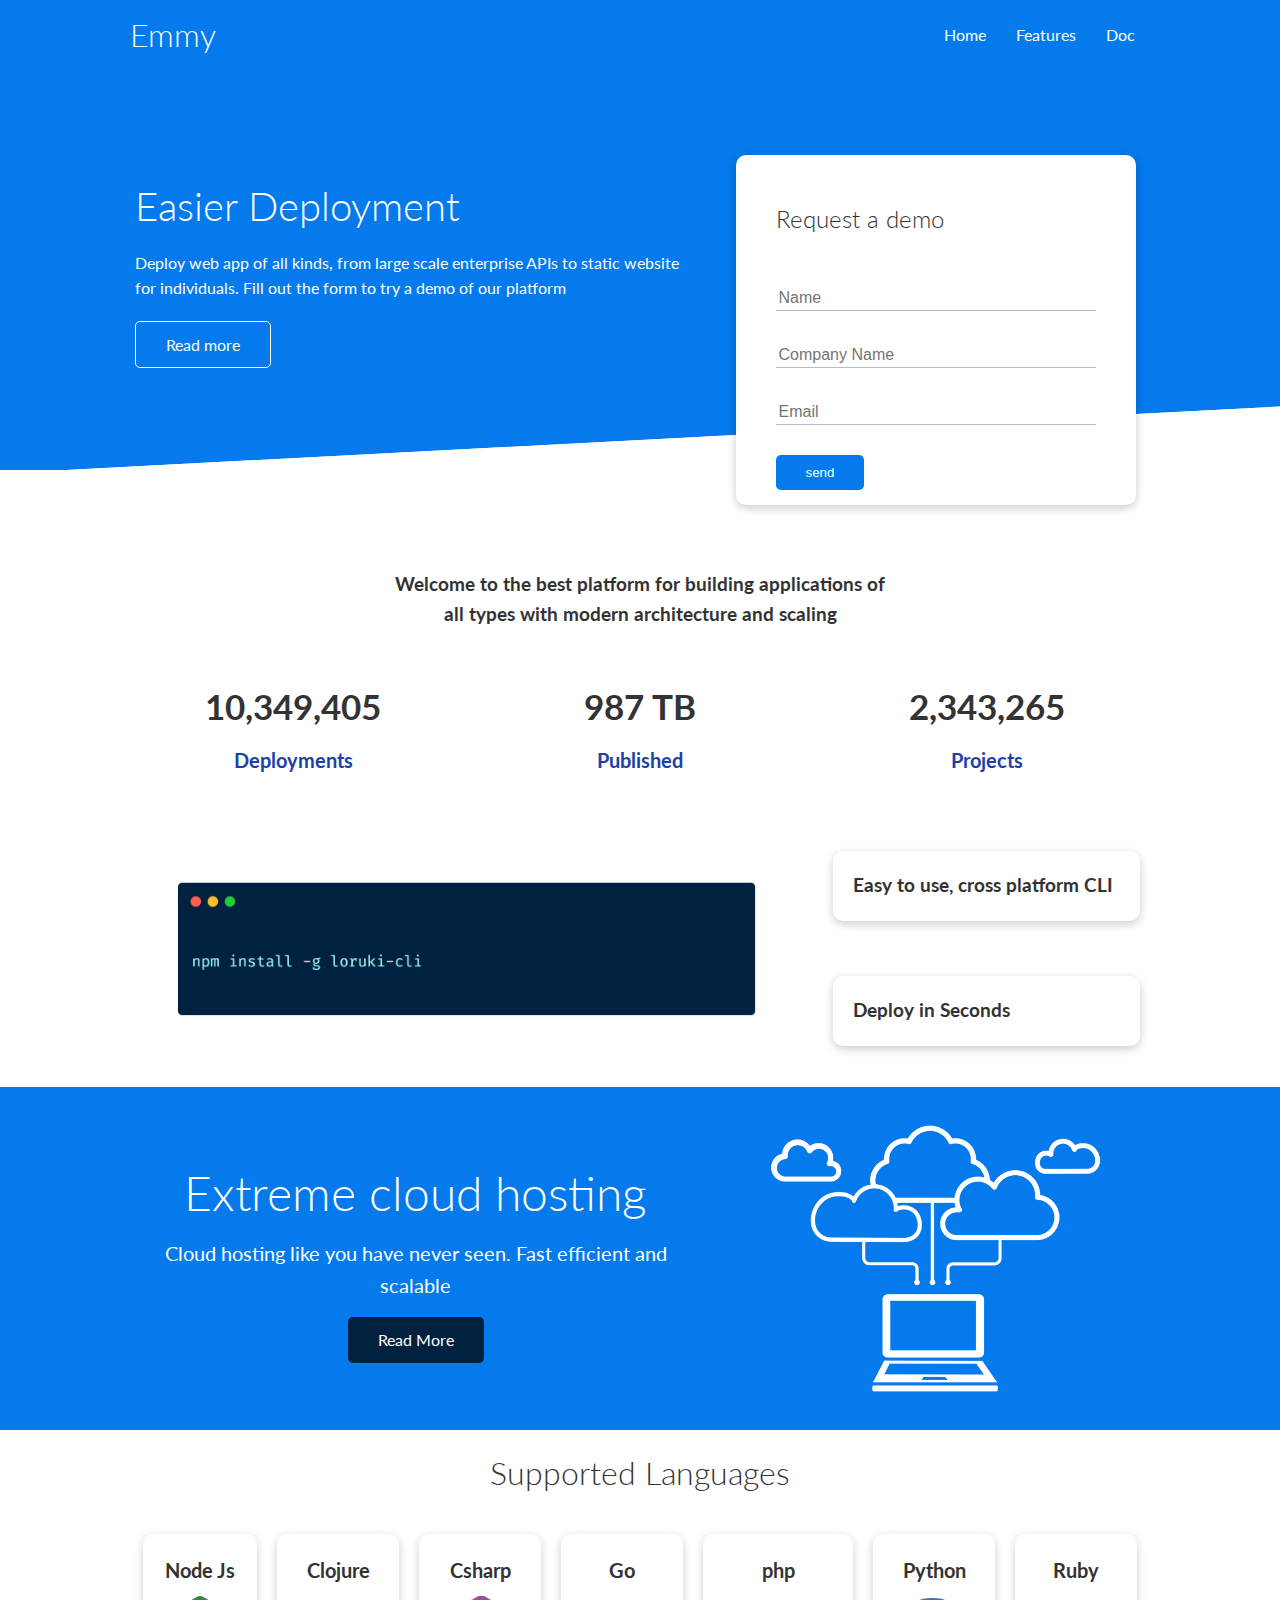
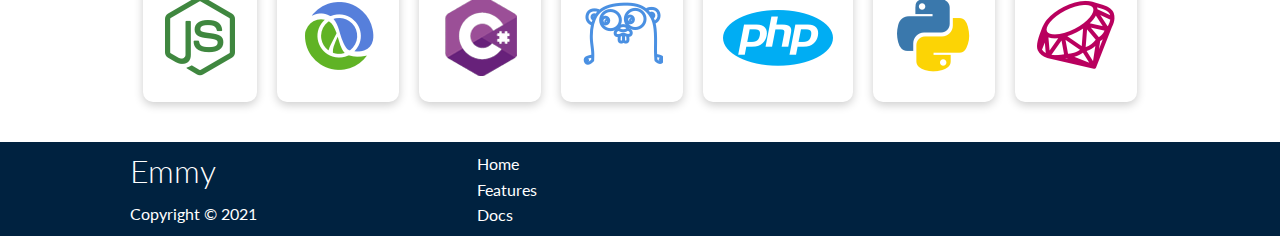
<file: index.html>
<!DOCTYPE html>
<html lang="en">
<head>
    <meta charset="UTF-8">
    <meta http-equiv="X-UA-Compatible" content="IE=edge">
    <meta name="viewport" content="width=device-width, initial-scale=1.0">
    <link rel="stylesheet" href="https://cdnjs.cloudflare.com/ajax/libs/font-awesome/6.0.0-beta2/css/all.min.css" integrity="sha512-YWzhKL2whUzgiheMoBFwW8CKV4qpHQAEuvilg9FAn5VJUDwKZZxkJNuGM4XkWuk94WCrrwslk8yWNGmY1EduTA==" crossorigin="anonymous" referrerpolicy="no-referrer" />
    <link rel="stylesheet" href="css/utilities.css"/>
    <link rel="stylesheet" href="css/style.css"/>
    <title>Emmy | Cloud hosting for everyone</title>
</head>
<body>
    <!--Navbar-->
    <div class="navbar">
        <div class="container flex">
            <h1 class="logo">Emmy</h1>
            <nav>
                <ul>
                    <li><a href="index.html">Home</a></li>
                    <li><a href="features.html">Features</a></li>
                    <li><a href="docs.html">Doc</a></li>
                </ul>
            </nav>
        </div>
    </div>

    <!--Show case-->
    <section class="showcase">
        <div class="container grid">
            <div class="showcase-text">
                <h1>Easier Deployment</h1>
                <p>Deploy web app of all kinds, from large scale enterprise APIs to static website for individuals. Fill out the form to try a demo of our platform</p> 
                <a href="features.html" class="btn btn-outline" >Read more</a>
            </div>

            <div class="showcase-form card">
                <h2>Request a demo</h2>
                <form name="contact" method="POST" netlify-honeypot="bot-field" data-netlify="true">
                    <input type="hidden" name="form-name" value="contact">
                    <p class="hidden">
                        <label>Don’t fill this out if you’re human: <input name="bot-field" /></label>
                    </p>
                    
                    <div class="form-control">
                        <input type="text" name="name" placeholder="Name" required>
                    </div>
                    <div class="form-control">
                        <input type="text" name="company" placeholder="Company Name" required>
                    </div>
                    <div class="form-control">
                        <input type="text" name="email" placeholder="Email" required>
                    </div>
                    <input type="submit" value="send" class="btn btn-primary">
                </form>
            </div>
        </div>
    </section>

<!-- Stats -->
<section class="stats">
    <div class="container">
        <h3 class="stats-heading text-center my-1">
            Welcome to the best platform for building applications of all types with modern architecture and scaling
        </h3>

        <div class="grid grid-3 text-center my-4">
            <div>
                <i class="fas fa-server fa-3x"></i>
                <h3>10,349,405</h3>
                <p class="text-secondary">Deployments</p>
            </div>
            <div>
                <i class="fas fa-upload fa-3x"></i>
                <h3>987 TB</h3>
                <p class="text-secondary">Published</p>
            </div>
            <div>
                <i class="fas fa-project-diagram fa-3x"></i>
                <h3>2,343,265</h3>
                <p class="text-secondary">Projects</p>
            </div>
        </div>
    </div>
</section>

    <!--Cli-->
    <section class="cli">
        <div class="container grid">
            <img src="images/cli.png" alt="">
            <div class="card">
                <h3>Easy to use, cross platform CLI</h3>
            </div>
            <div class="card">
                <h3>Deploy in Seconds</h3>
            </div>
    </section>

    <!-- Cloud -->
    <section class="cloud bg-primary my-2 py-2">
        <div class="container grid">
            <div class="text-center">
                <h2 class="lg">Extreme cloud hosting</h2>
                <p class="lead my-1">Cloud hosting like you have never seen. Fast efficient and scalable</p>
                <a href="features.html" class="btn btn-dark">Read More</a>
            </div>
            <img src="images/cloud.png" alt="">
        </div>
    </section>

    <!--Languages-->
    <section class="languages">
        <h2 class="md text-center my-2">
            Supported Languages
        </h2>
        <div class="container flex">
            <div class="card">
                <h4>Node Js</h4>
                <img src="images/logos/node.png" alt="">
            </div>

            <div class="card">
                <h4>Clojure</h4>
                <img src="images/logos/clojure.png" alt="">
            </div>
            
            <div class="card">
                <h4>Csharp</h4>
                <img src="images/logos/csharp.png" alt="">
            </div>
            
            <div class="card">
                <h4>Go</h4>
                <img src="images/logos/go.png" alt="">
            </div>
            
            <div class="card">
                <h4>php</h4>
                <img src="images/logos/php.png" alt="">
            </div>
            
            <div class="card">
                <h4>Python</h4>
                <img src="images/logos/python.png" alt="">
            </div>
            
            <div class="card">
                <h4>Ruby</h4>
                <img src="images/logos/ruby.png" alt="">
            </div>
            
            <!--<div class="card">
                <h4>Scala</h4>
                <img src="images/logos/scala.png" alt="">
            </div>-->
        </div>
    </section>

    <!--Footer-->
    <footer class="footer bg-dark py5">
        <div class="container grid grid-3">
            <div>
                <h1>Emmy
                </h1>
                <p>Copyright &copy; 2021</p>
            </div>
            <nav>
                <ul>
                    <li><a href="index.html">Home</a></li>
                    <li><a href="features.html">Features</a></li>
                    <li><a href="docs.html">Docs</a></li>
                </ul>
            </nav>
            <div class="social">
                <a href="#"><i class="fab fa-github fa-2x"></i></a>
                <a href="#"><i class="fab fa-facebook fa-2x"></i></a>
                <a href="#"><i class="fab fa-instagram fa-2x"></i></a>
                <a href="#"><i class="fab fa-twitter fa-2x"></i></a>
            </div>
        </div>
    </footer>
</body>
</html>
</file>
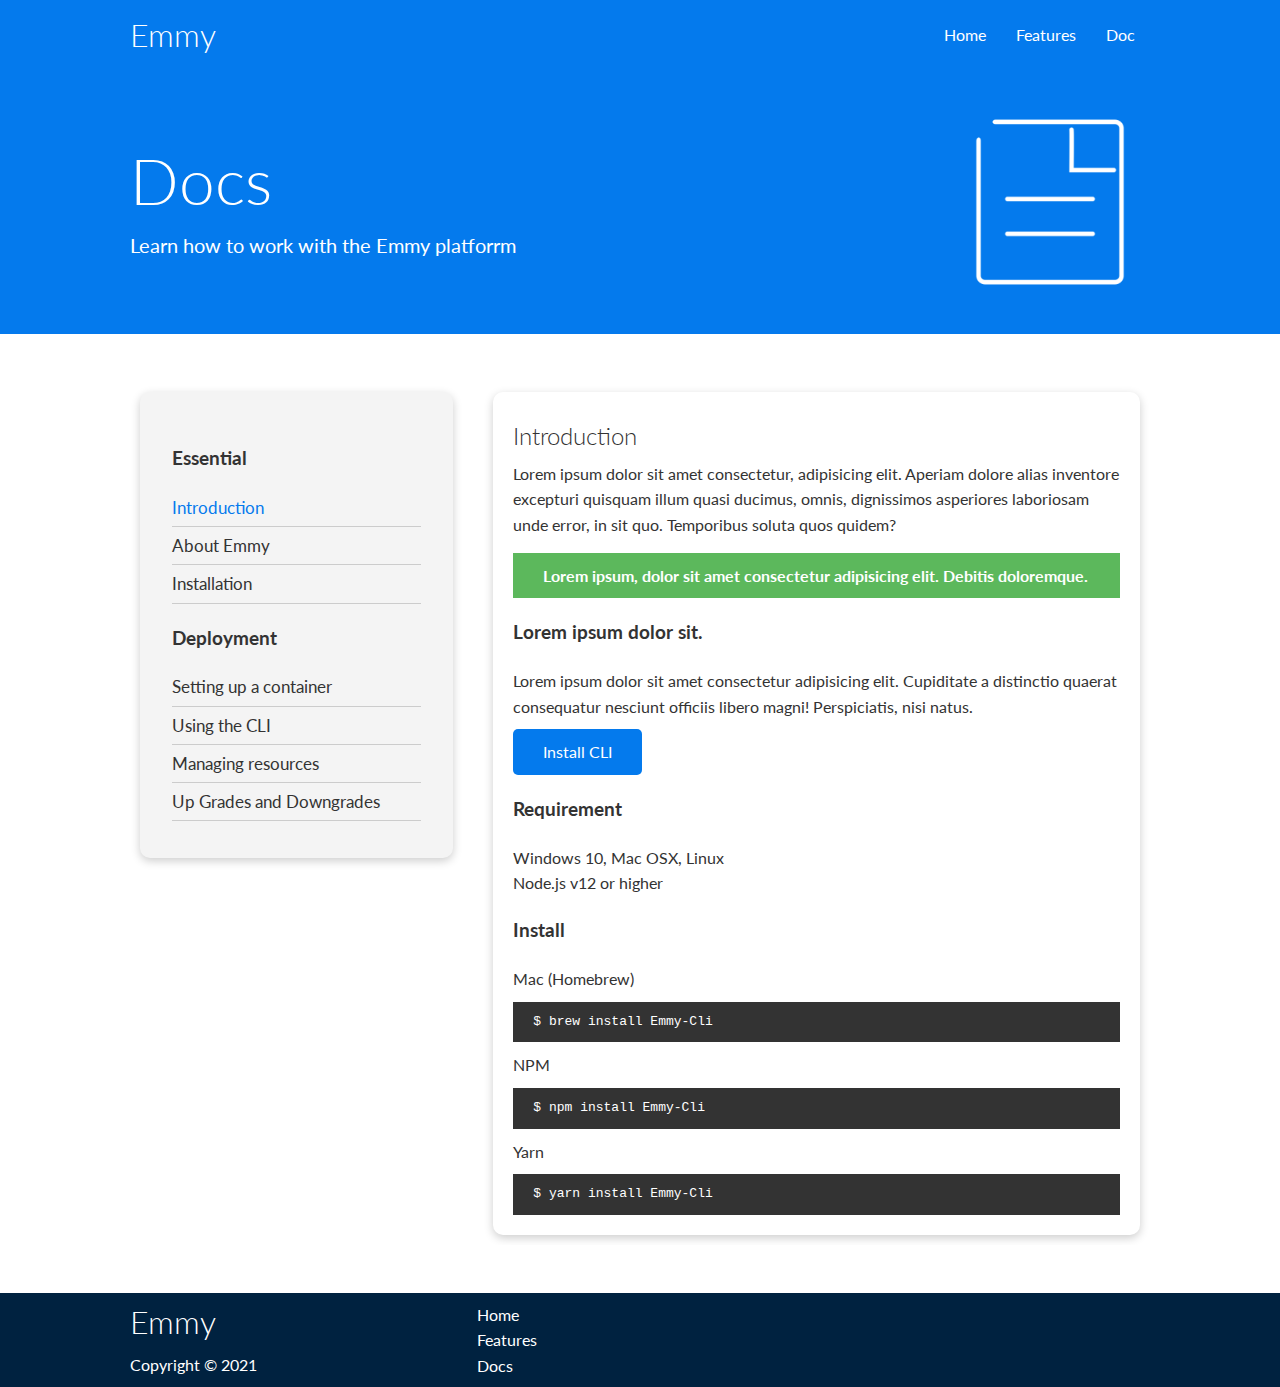
<file: docs.html>
<!DOCTYPE html>
<html lang="en">
<head>
    <meta charset="UTF-8">
    <meta http-equiv="X-UA-Compatible" content="IE=edge">
    <meta name="viewport" content="width=device-width, initial-scale=1.0">
    <link rel="stylesheet" href="https://cdnjs.cloudflare.com/ajax/libs/font-awesome/6.0.0-beta2/css/all.min.css" integrity="sha512-YWzhKL2whUzgiheMoBFwW8CKV4qpHQAEuvilg9FAn5VJUDwKZZxkJNuGM4XkWuk94WCrrwslk8yWNGmY1EduTA==" crossorigin="anonymous" referrerpolicy="no-referrer" />
    <link rel="stylesheet" href="css/utilities.css"/>
    <link rel="stylesheet" href="css/style.css"/>
    <title>Emmy | Cloud hosting for everyone</title>
</head>
<body>
    <!--Navbar-->
    <div class="navbar">
        <div class="container flex">
            <h1 class="logo">Emmy</h1>
            <nav>
                <ul>
                    <li><a href="index.html">Home</a></li>
                    <li><a href="features.html">Features</a></li>
                    <li><a href="docs.html">Doc</a></li>
                </ul>
            </nav>
        </div>
    </div>

    <!--Head-->
    <section class="docs-head bg-primary py-3">
        <div class="container grid">
            <div>
                <h1 class="xl">Docs</h1>
                <p class="lead">
                    Learn how to work with the Emmy platforrm
                </p>
            </div>
            <img src="images/docs.png" alt="">
        </div>
    </section>

<!--Docs Main-->
<section class="docs-main my-4">
    <div class="container grid">
        <div class="card bg-light p-3">
            <h3 class="my-2">Essential</h3>
            <nav>
                <ul>
                    <li><a class="text-primary" href="#">Introduction</a></li>
                    <li><a href="#">About Emmy</a></li>
                    <li><a href="#">Installation</a></li>
                </ul>
            </nav>

            <h3 class="my-2">Deployment</h3>
            <nav>
                <ul>
                    <li><a href="#">Setting up a container</a></li>
                    <li><a href="#">Using the CLI</a></li>
                    <li><a href="#">Managing resources</a></li>
                    <li><a href="#">Up Grades and Downgrades</a></li>
                </ul>
            </nav>
        </div>
        <div class="card">
            <h2>Introduction</h2>
            <p>Lorem ipsum dolor sit amet consectetur, adipisicing elit. Aperiam dolore alias inventore excepturi quisquam illum quasi ducimus, omnis, dignissimos asperiores laboriosam unde error, in sit quo. Temporibus soluta quos quidem?</p>
            
            <div class="alert alert-success">
                <i class="fas fa-info"></i>Lorem ipsum, dolor sit amet consectetur adipisicing elit. Debitis doloremque.
            </div>
            
            <h3>Lorem ipsum dolor sit.</h3>
            <p>Lorem ipsum dolor sit amet consectetur adipisicing elit. Cupiditate a distinctio quaerat consequatur nesciunt officiis libero magni! Perspiciatis, nisi natus.</p>
            <a href="#" class="btn btn-primary">Install CLI
            </a>

            <h3>Requirement</h3>
            <ul>
                <li>Windows 10, Mac OSX, Linux</li>
                <li>Node.js v12 or higher</li>
            </ul>

            <h3>Install</h3>
            <p>Mac (Homebrew)</p>
            <pre><code>$ brew install Emmy-Cli</code></pre>
            <p>NPM</p>
            <pre><code>$ npm install Emmy-Cli</code></pre>
            <p>Yarn</p>
            <pre><code>$ yarn install Emmy-Cli</code></pre>
        </div>
    </div>
</section>





    <!--Footer-->
    <footer class="footer bg-dark py5">
        <div class="container grid grid-3">
            <div>
                <h1>Emmy
                </h1>
                <p>Copyright &copy; 2021</p>
            </div>
            <nav>
                <ul>
                    <li><a href="index.html">Home</a></li>
                    <li><a href="features.html">Features</a></li>
                    <li><a href="docs.html">Docs</a></li>
                </ul>
            </nav>
            <div class="social">
                <a href="#"><i class="fab fa-github fa-2x"></i></a>
                <a href="#"><i class="fab fa-facebook fa-2x"></i></a>
                <a href="#"><i class="fab fa-instagram fa-2x"></i></a>
                <a href="#"><i class="fab fa-twitter fa-2x"></i></a>
            </div>
        </div>
    </footer>
</body>
</html>
</file>
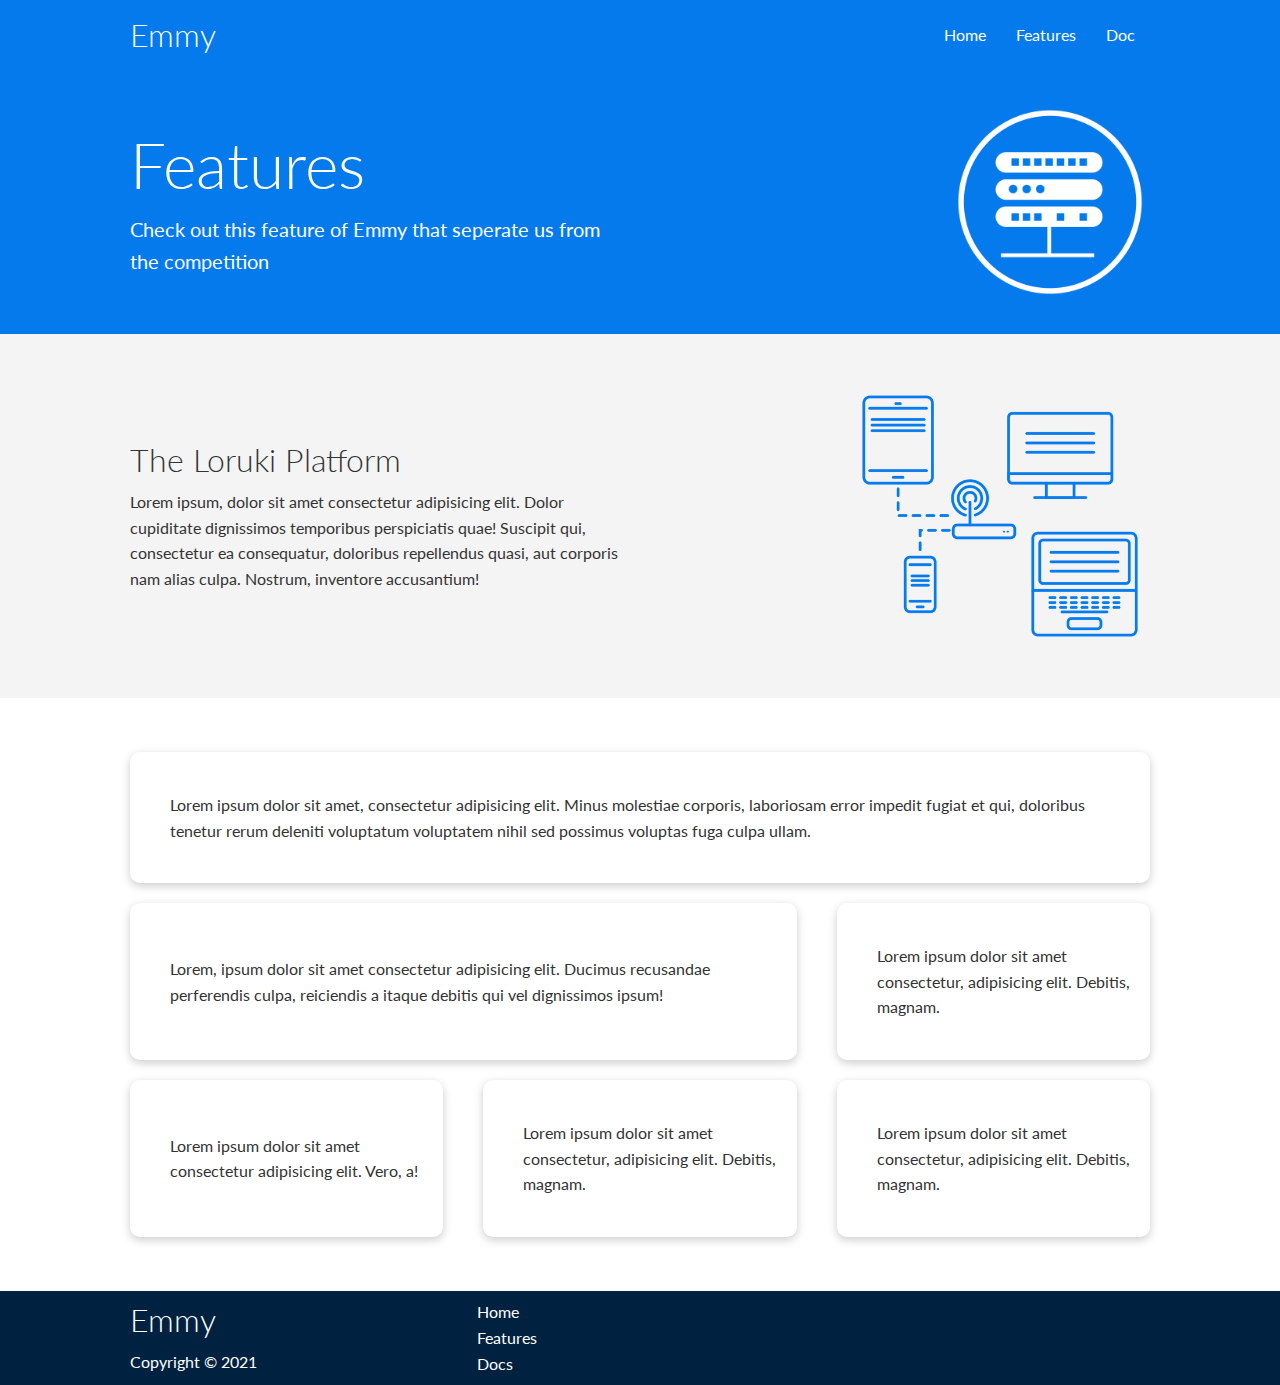
<file: features.html>
<!DOCTYPE html>
<html lang="en">
<head>
    <meta charset="UTF-8">
    <meta http-equiv="X-UA-Compatible" content="IE=edge">
    <meta name="viewport" content="width=device-width, initial-scale=1.0">
    <link rel="stylesheet" href="https://cdnjs.cloudflare.com/ajax/libs/font-awesome/6.0.0-beta2/css/all.min.css" integrity="sha512-YWzhKL2whUzgiheMoBFwW8CKV4qpHQAEuvilg9FAn5VJUDwKZZxkJNuGM4XkWuk94WCrrwslk8yWNGmY1EduTA==" crossorigin="anonymous" referrerpolicy="no-referrer" />
    <link rel="stylesheet" href="css/utilities.css"/>
    <link rel="stylesheet" href="css/style.css"/>
    <title>Emmy | Cloud hosting for everyone</title>
</head>
<body>
    <!--Navbar-->
    <div class="navbar">
        <div class="container flex">
            <h1 class="logo">Emmy</h1>
            <nav>
                <ul>
                    <li><a href="index.html">Home</a></li>
                    <li><a href="features.html">Features</a></li>
                    <li><a href="docs.html">Doc</a></li>
                </ul>
            </nav>
        </div>
    </div>

    <!--Head-->
    <section class="features-head bg-primary py-3">
        <div class="container grid">
            <div>
                <h1 class="xl">Features</h1>
                <p class="lead">
                    Check out this feature of Emmy that 
                    seperate us from the 
                    competition
                </p>
            </div>
            <img src="images/server.png" alt="">
        </div>
    </section>

    <!-- Sub head -->
    <section class="features-sub-head bg-light py-3">
        <div class="container grid">
            <div>
                <h1 class="md">The Loruki Platform</h1>
                <p>
                    Lorem ipsum, dolor sit amet consectetur adipisicing elit. Dolor cupiditate dignissimos temporibus perspiciatis quae! Suscipit qui, consectetur ea consequatur, doloribus repellendus quasi, aut corporis nam alias culpa. Nostrum, inventore accusantium!
                </p>
            </div>
            <img src="images/server2.png" alt="">
        </div>
    </section>

    <section class="features-main my-2">
        <div class="container grid grid-3">
            <div class="card flex">
                <i class="fas fa-server fa-3x"></i>
                <p>Lorem ipsum dolor sit amet, consectetur adipisicing elit. Minus molestiae corporis, laboriosam error impedit fugiat et qui, doloribus tenetur rerum deleniti voluptatum voluptatem nihil sed possimus voluptas fuga culpa ullam.</p>
            </div>
            <div class="card flex">
                <i class="fas fa-network-wired fa-3x"></i>
                <p>
                    Lorem, ipsum dolor sit amet consectetur adipisicing elit. Ducimus
                    recusandae perferendis culpa, reiciendis a itaque debitis qui vel
                    dignissimos ipsum!
                </p>
            </div>
            <div class="card flex">
                <i class="fas fa-laptop-code fa-3x"></i>
                <p>
                    Lorem ipsum dolor sit amet consectetur, adipisicing elit. Debitis,
                    magnam.
                </p>
            </div>
            <div class="card flex">
                <i class="fas fa-database fa-3x"></i>
                <p>
                    Lorem ipsum dolor sit amet consectetur adipisicing elit. Vero, a!
                </p>
            </div>
            <div class="card flex">
                <i class="fas fa-power-off fa-3x"></i>
                <p>
                    Lorem ipsum dolor sit amet consectetur, adipisicing elit. Debitis,
                    magnam.
                </p>
            </div>
            <div class="card flex">
                <i class="fas fa-upload fa-3x"></i>
                <p>
                    Lorem ipsum dolor sit amet consectetur, adipisicing elit. Debitis,
                    magnam.
                </p>
            </div>
        </div>
    </section>

    <!--Footer-->
    <footer class="footer bg-dark py5">
        <div class="container grid grid-3">
            <div>
                <h1>Emmy
                </h1>
                <p>Copyright &copy; 2021</p>
            </div>
            <nav>
                <ul>
                    <li><a href="index.html">Home</a></li>
                    <li><a href="features.html">Features</a></li>
                    <li><a href="docs.html">Docs</a></li>
                </ul>
            </nav>
            <div class="social">
                <a href="#"><i class="fab fa-github fa-2x"></i></a>
                <a href="#"><i class="fab fa-facebook fa-2x"></i></a>
                <a href="#"><i class="fab fa-instagram fa-2x"></i></a>
                <a href="#"><i class="fab fa-twitter fa-2x"></i></a>
            </div>
        </div>
    </footer>
</body>
</html>
</file>
<file: css/utilities.css>
.container {
    max-width: 1100px;
    margin: 0 auto;
    overflow: auto;
    padding: 0 40px;
}

.card {
    background-color: #fff;
    color: #333;
    border-radius: 10px;
    box-shadow: 0 3px 10px rgba(0, 0, 0, 0.2);
    padding: 20px;
    margin: 10px;
}

.btn {
    display: inline-block;
    padding: 10px 30px;
    cursor: pointer;
    background-color: var(--primary-color);
    color: white;
    border: none;
    border-radius: 5px;
}

.btn-outline {
    background-color: transparent;
    border: 1px white solid;
}

.btn:hover {
    transform: scale(0.98);
}

/* backgrounds and color button */
.bg-primary,
.btn-primary {
    background-color: var(--primary-color);
    color: #fff;
}

.bg-secondary,
.btn-secondary {
    background-color: var(--secondary-color);
    color: #fff;
}

.bg-dark,
.btn-dark {
    background-color: var(--dark-color);
    color: #fff;
}

.bg-light,
.btn-light {
    background-color: var(--light-color);
    color: #333;
}

.bg-primary a,
.btn-primary a,
.bg-secondary a,
.btn-secondary a,
.bg-dark a,
.btn-dark a {
    color: #fff;
}

/*Text Colors */

.text-primary {
    color: var(--primary-color);
}

.text-secondary {
    color: var(--secondary-color);
    
}

.text-dark {
    color: var(--dark-color);
    
}

.text-light {
    color: var(--light-color);
}

/*Text Sizes */

.lead {
    font-size: 20px;
}

.sm {
    font-size: 1rem;
}

.md {
    font-size: 2rem;
}

.lg {
    font-size: 3rem;
}

.xl {
    font-size: 4rem;
}

.text-center {
    text-align: center;
}

/* Alert */
.alert {
    background-color: var(--light-color);
    padding: 10px 20px;
    font-weight: bold;
    margin: 15px 0;
}

.alert i {
    margin-right: 10px;
}

.alert-success {
    background-color: var(--success-color);
    color: #fff;
}

.alert-error {
    background-color: var(--error-color);
    color: #fff;
}

.flex {
    display: flex;
    justify-content: center;
    align-items: center;
    height: 100%;
}

.grid {
    display: grid;
    grid-template-columns: repeat(2, 1fr);
    gap: 20px;
    justify-content: center;
    align-items: center;
    height: 100%;
}

.grid-3 {
    grid-template-columns: repeat(3, 1fr);
}

/* Margin*/

.my-1 {
    margin: 1rem 0;
}

.my-2 {
    margin: 1.5rem 0;
}

.my-3 {
    margin: 2rem 0;
}

.my-4 {
    margin: 3rem 0;
}

.my-5 {
    margin: 4rem 0;
}

.m-1 {
    margin: 1rem;
}

.m-2 {
    margin: 1.5rem;
}

.m-3 {
    margin: 2rem;
}

.m-4 {
    margin: 3rem;
}

.m-5 {
    margin: 4rem;
}

/* Padding*/

.py-1 {
    padding: 1rem 0;
}

.py-2 {
    padding: 1.5rem 0;
}

.py-3 {
    padding: 2rem 0;
}

.py-4 {
    padding: 3rem 0;
}

.py-5 {
    padding: 4rem 0;
}

.p-1 {
    padding: 1rem;
}

.p-2 {
    padding: 1.5rem;
}

.p-3 {
    padding: 2rem;
}

.p-4 {
    padding: 3rem;
}

.p-5 {
    padding: 4rem;
}
</file>
<file: css/style.css>
@import url('https://fonts.googleapis.com/css2?family=Lato:wght@300&display=swap');

:root {
    --primary-color: #047aed;
    --secondary-color: #1c3fa8;
    --dark-color: #002240;
    --light-color: #f4f4f4;
    --success-color: #5cb85c;
    --error-color: #d9534f;
}

* {
    box-sizing: border-box;
    padding: 0;
    margin: 0;
}

body {
    font-family: 'lato', sans-serif;
    color: #333;
    line-height: 1.6;
}

ul {
    list-style-type: none;
}

a {
    text-decoration: none;
    color: #333;
}

h1,
h2 {
    font-weight: 300;
    line-height: 1.2;
    margin: 10px 0;
}

p {
    margin: 10px 0;
}

img {
    width: 100%;
}

code,pre {
    background: #333;
    color: #fff;
    padding: 10px;
}

.hidden {
    visibility: hidden;
    height: 0;
}

/*nav bar styling*/
.navbar {
    background-color: var(--primary-color);
    color: #fff;
    height: 70px;
}

.navbar ul {
    display: flex;
}

.navbar a {
    color: white;
    padding: 10px;
    margin: 0 5px;
}

.navbar a:hover {
    border-bottom: 2px white solid;
}

.navbar .flex {
    justify-content: space-between;
}

/*showcase*/

.showcase {
    height: 400px;
    background-color: var(--primary-color);
    color: white;
    position: relative;
}

.showcase h1 {
    font-size: 40px;
}

.showcase p {
    margin: 20px 0;
}

.showcase .grid {
    overflow: visible;
    grid-template-columns: 55% auto;
    gap: 30px;
}

.showcase-text {
    animation: slideInFromLeft 1s ease-in;
}

.showcase-form {
    position: relative;
    top: 60px;
    height: 350px;
    width: 400px;
    padding: 40px;
    z-index: 100;
    animation: slideInFromRight 1s ease-in;
}

.showcase-form .form-control {
    margin: 30px 0;
}

.showcase-form input[type='text'],
.showcase-form input[type='email'] {
    border: 0;
    border-bottom: 1px solid #b4becb;
    width: 100%;
    padding: 3px;
    font-size: 16px;
}

.showcase-form input:focus {
    outline: none;
}

.showcase::before,
.showcase::after {
    content: '';
    position: absolute;
    height: 100px;
    bottom: -70px;
    right: 0;
    left: 0;
    background: white;
    transform: skewY(-3deg);
    -webkit-transform: skewY(-3deg);
    -moz-transform: skewY(-3deg);
    -ms-transform: skewY(-3deg);
}

/* Stats */
.stats {
    padding-top: 100px;
    animation: slideInFromBottom 1s ease-in;
}

.stats-heading {
    max-width: 500px;
    margin: auto;
}

.stats .grid h3 {
    font-size: 35px;
}

.stats .grid p {
    font-size: 20px;
    font-weight: bold;
}

/*Cli*/
.cli .grid {
    grid-template-columns: repeat(3, 1fr);
    grid-template-rows: repeat(2, 1fr);
}

.cli .grid > *:first-child {
    grid-column: 1 / span 2;
    grid-row: 1 / span 2;
}

/* cloud */
.cloud .grid {
    grid-template-columns: 4fr 3fr;
}

/* Languages */

.languages .flex {
    flex-wrap: wrap;
}

.languages .card {
    text-align: center;
    margin: 18px 10px 40px;
    transition: transform 0.2s ease-in;
}

.languages .card h4 {
    font-size: 20px;
    margin-bottom: 10px;
}

.languages .card:hover {
    transform: translateY(-15px);
}

/* Features */
.features-head img, 
.docs-head img {
    width: 200px;
    justify-self: flex-end;
}

.features-sub-head img {
    width: 300px;
    justify-self: flex-end;
}

.features-main .card > i {
    margin: 0 10px;
}

.features-main .grid {
    padding: 30px;
}

.features-main .grid > *:first-child {
    grid-column: 1 / span 3;
}

.features-main .grid > *:nth-child(2) {
    grid-column: 1 / span 2;
}

/* Docs */
.docs-main h3 {
    margin: 20px 0;
}

.docs-main .grid {
    grid-template-columns: 1fr 2fr;
    align-items: flex-start;
}

.docs-main nav li {
    font-size: 17px;
    padding-bottom: 5px;
    margin-bottom: 5px;
    border-bottom: 1px #ccc solid;
}

.docs-main a:hover {
    font-weight: bold;
}

/* footer */
.footer .social a {
    margin: 0 10px;
}

/* Animation */
@keyframes slideInFromLeft {
    0% {
        transform: translateX(-100%);
    }

    100% {
        transform: translateX(0);
    }
}

@keyframes slideInFromRight {
    0% {
        transform: translateX(100%);
    }

    100% {
        transform: translateX(0);
    }
}

@keyframes slideInFromTop {
    0% {
        transform: translateY(-100%);
    }

    100% {
        transform: translateX(0);
    }
}

@keyframes slideInFromBottom {
    0% {
        transform: translateY(100%);
    }

    100% {
        transform: translateX(0);
    }
}





/* Tablets and under */
@media(max-width: 768px) {
    .grid,
    .showcase .grid,
    .stats .grid,
    .cli .grid,
    .cloud .grid,
    .features-main .grid,
    .docs-main .grid {
        grid-template-columns: 1fr;
        grid-template-rows: 1fr;
    }

    .showcase {
        height: auto;
    }

    .showcase-text {
        text-align: center;
        margin-top: 40px;
        animation: slideInFromTop 1s ease-in;
    }

    .showcase-form {
        justify-self: center;
        margin: auto;
        animation: slideInFromBottom 1s ease-in;
    }

    .cli .grid > *:first-child {
        grid-column: 1;
        grid-row: 1;
    }

    .features-head,
    .features-sub-head,
    .docs-head {
        text-align: center;
    }
    
    .features-head img,
    .features-sub-head img,
    .docs-head img {
        justify-self: center;
    }

    .features-main .grid > *:first-child,
    .features-main .grid > *:nth-child(2) {
        grid-column: 1;
    }
}


/* Mobile */
@media(max-width: 500px) {
    .navbar {
        height: 110px;
    }

    .navbar .flex {
        flex-direction: column;
    }

    .navbar ul {
        padding: 10px;
        background-color: rgba(0, 0, 0, 0.1);
    }
}
</file>
